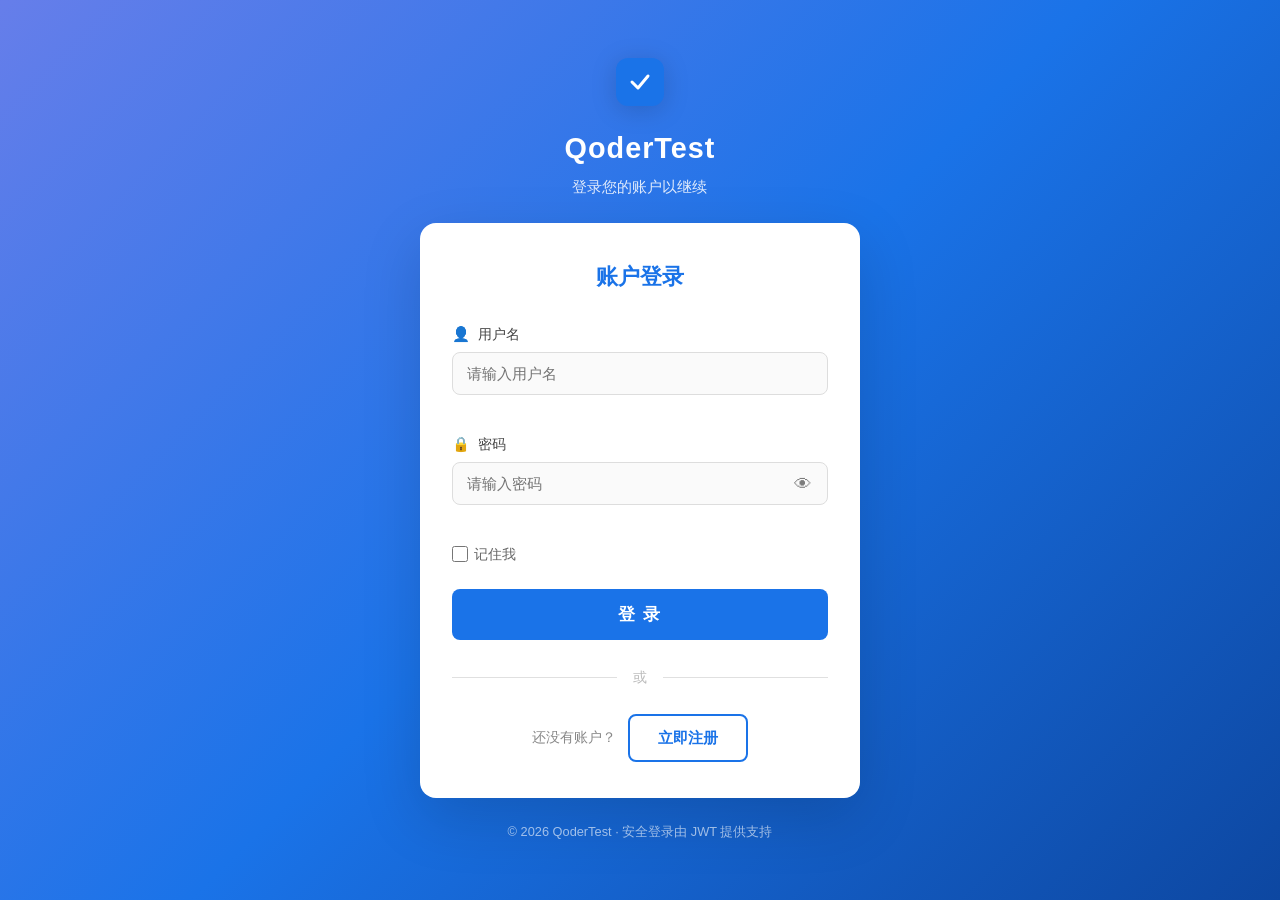
<file: frontend/index.html>
<!DOCTYPE html>
<html lang="zh-CN">
<head>
    <meta charset="UTF-8">
    <meta name="viewport" content="width=device-width, initial-scale=1.0">
    <title>QoderTest</title>
    <link rel="stylesheet" href="css/style.css">
</head>
<body>
    <div class="loading-screen">
        <div class="loading-spinner"></div>
        <p>正在加载...</p>
    </div>

    <script src="js/api.js"></script>
    <script>
        // 入口路由：根据登录状态跳转
        if (api.isLoggedIn()) {
            window.location.replace('profile.html');
        } else {
            window.location.replace('login.html');
        }
    </script>
</body>
</html>
</file>
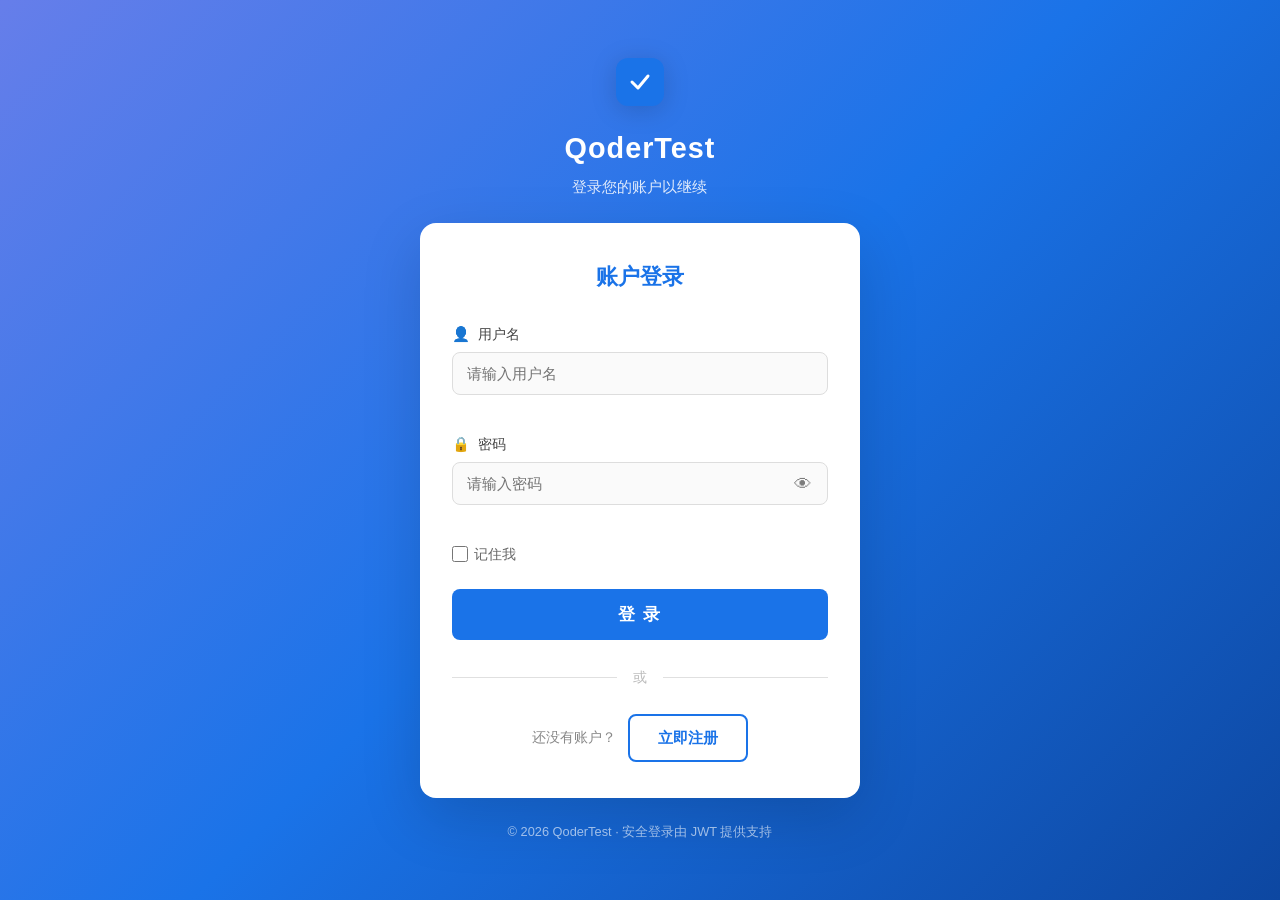
<file: frontend/login.html>
<!DOCTYPE html>
<html lang="zh-CN">
<head>
    <meta charset="UTF-8">
    <meta name="viewport" content="width=device-width, initial-scale=1.0">
    <title>登录 - QoderTest</title>
    <link rel="stylesheet" href="css/style.css">
</head>
<body class="auth-body">

    <div class="auth-container">
        <!-- Logo / 品牌区 -->
        <div class="auth-brand">
            <div class="auth-logo">
                <svg viewBox="0 0 48 48" width="48" height="48" fill="none" xmlns="http://www.w3.org/2000/svg">
                    <rect width="48" height="48" rx="12" fill="#1a73e8"/>
                    <path d="M16 24l6 6 10-12" stroke="#fff" stroke-width="3" stroke-linecap="round" stroke-linejoin="round"/>
                </svg>
            </div>
            <h1 class="auth-title">QoderTest</h1>
            <p class="auth-subtitle">登录您的账户以继续</p>
        </div>

        <!-- 登录卡片 -->
        <div class="auth-card">
            <div class="auth-card-header">
                <h2>账户登录</h2>
            </div>

            <form id="login-form" novalidate>
                <!-- 用户名 -->
                <div class="form-group">
                    <label for="login-username">
                        <span class="label-icon">👤</span> 用户名
                    </label>
                    <input
                        type="text"
                        id="login-username"
                        name="username"
                        placeholder="请输入用户名"
                        autocomplete="username"
                        required
                    >
                    <span class="field-error" id="err-username"></span>
                </div>

                <!-- 密码 -->
                <div class="form-group">
                    <label for="login-password">
                        <span class="label-icon">🔒</span> 密码
                    </label>
                    <div class="input-password-wrapper">
                        <input
                            type="password"
                            id="login-password"
                            name="password"
                            placeholder="请输入密码"
                            autocomplete="current-password"
                            required
                        >
                        <button type="button" class="btn-toggle-pwd" id="toggle-pwd" title="显示/隐藏密码">
                            <span id="eye-icon">👁</span>
                        </button>
                    </div>
                    <span class="field-error" id="err-password"></span>
                </div>

                <!-- 记住我 -->
                <div class="form-row-between">
                    <label class="checkbox-label">
                        <input type="checkbox" id="remember-me">
                        <span>记住我</span>
                    </label>
                </div>

                <!-- 全局错误提示 -->
                <div class="alert alert-error" id="login-alert" style="display:none;">
                    <span class="alert-icon">⚠</span>
                    <span id="login-alert-msg"></span>
                </div>

                <!-- 登录按钮 -->
                <button type="submit" class="btn-primary btn-auth" id="btn-login">
                    <span class="btn-text">登 录</span>
                    <span class="btn-loading" style="display:none;">
                        <span class="spinner"></span> 登录中...
                    </span>
                </button>
            </form>

            <!-- 分割线 -->
            <div class="auth-divider">
                <span>或</span>
            </div>

            <!-- 切换注册 -->
            <div class="auth-card-footer">
                <p>还没有账户？</p>
                <a href="register.html" class="btn-outline">立即注册</a>
            </div>
        </div>

        <!-- 底部信息 -->
        <p class="auth-footer-text">© 2026 QoderTest · 安全登录由 JWT 提供支持</p>
    </div>

    <script src="js/api.js"></script>
    <script src="js/auth.js"></script>
    <script src="js/login.js"></script>
</body>
</html>
</file>
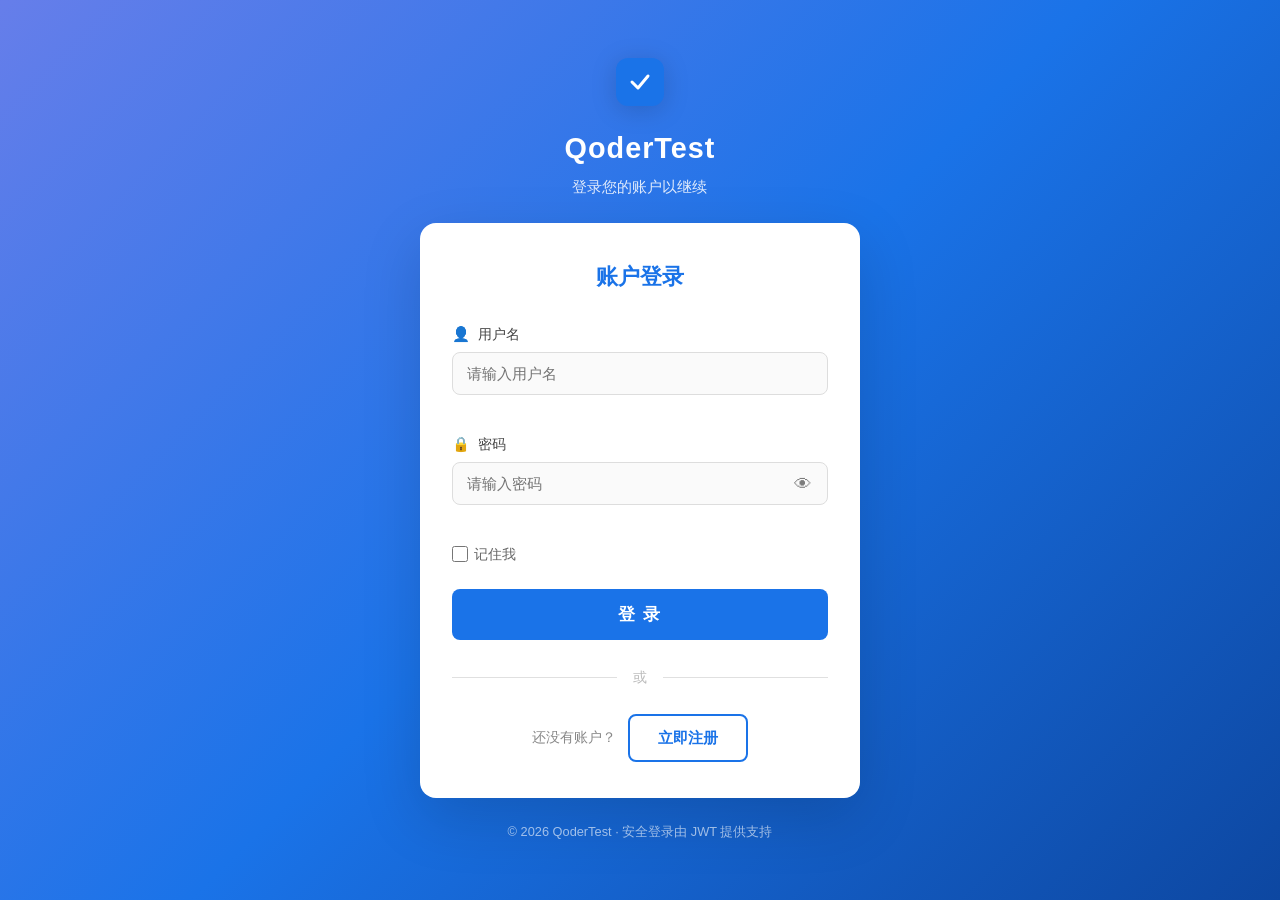
<file: frontend/profile.html>
<!DOCTYPE html>
<html lang="zh-CN">
<head>
    <meta charset="UTF-8">
    <meta name="viewport" content="width=device-width, initial-scale=1.0">
    <title>个人中心 - QoderTest</title>
    <link rel="stylesheet" href="css/style.css">
</head>
<body>

    <!-- 顶部导航栏 -->
    <header class="dashboard-header">
        <div class="header-inner">
            <div class="header-brand">
                <svg viewBox="0 0 48 48" width="32" height="32" fill="none" xmlns="http://www.w3.org/2000/svg">
                    <rect width="48" height="48" rx="12" fill="#1a73e8"/>
                    <path d="M16 24l6 6 10-12" stroke="#fff" stroke-width="3" stroke-linecap="round" stroke-linejoin="round"/>
                </svg>
                <h1>QoderTest</h1>
            </div>
            <div class="header-user">
                <div class="user-avatar" id="user-avatar">U</div>
                <span class="user-name" id="header-username">用户</span>
                <button id="btn-logout" class="btn-header-logout">退出登录</button>
            </div>
        </div>
    </header>

    <!-- 主体 -->
    <main class="dashboard-main">
        <div class="dashboard-container">

            <!-- 欢迎横幅 -->
            <div class="welcome-banner">
                <div class="welcome-text">
                    <h2>欢迎回来，<span id="welcome-username"></span> 👋</h2>
                    <p>这是您的个人中心，您可以查看和管理您的账户信息。</p>
                </div>
                <div class="welcome-date" id="current-date"></div>
            </div>

            <!-- 信息卡片网格 -->
            <div class="card-grid">

                <!-- 基本信息卡片 -->
                <div class="dash-card">
                    <div class="dash-card-header">
                        <h3>📋 基本信息</h3>
                    </div>
                    <div class="dash-card-body">
                        <div class="info-row">
                            <span class="info-label">用户 ID</span>
                            <span class="info-value" id="profile-id">-</span>
                        </div>
                        <div class="info-row">
                            <span class="info-label">用户名</span>
                            <span class="info-value" id="profile-username">-</span>
                        </div>
                        <div class="info-row">
                            <span class="info-label">邮箱</span>
                            <span class="info-value" id="profile-email">-</span>
                        </div>
                        <div class="info-row">
                            <span class="info-label">注册时间</span>
                            <span class="info-value" id="profile-date">-</span>
                        </div>
                    </div>
                </div>

                <!-- 扩展资料卡片 -->
                <div class="dash-card">
                    <div class="dash-card-header">
                        <h3>🎨 扩展资料</h3>
                        <button class="btn-edit" id="btn-edit-profile">编辑</button>
                    </div>
                    <div class="dash-card-body" id="profile-ext">
                        <div class="info-row">
                            <span class="info-label">昵称</span>
                            <span class="info-value" id="profile-nickname">未设置</span>
                        </div>
                        <div class="info-row">
                            <span class="info-label">个人简介</span>
                            <span class="info-value" id="profile-bio">未设置</span>
                        </div>
                    </div>

                    <!-- 编辑表单（默认隐藏） -->
                    <form class="dash-card-edit" id="edit-profile-form" style="display:none;">
                        <div class="form-group">
                            <label for="edit-nickname">昵称</label>
                            <input type="text" id="edit-nickname" maxlength="64" placeholder="设置您的昵称">
                        </div>
                        <div class="form-group">
                            <label for="edit-bio">个人简介</label>
                            <textarea id="edit-bio" rows="3" placeholder="介绍一下自己..."></textarea>
                        </div>
                        <div class="form-actions">
                            <button type="button" class="btn-back" id="btn-cancel-edit">取消</button>
                            <button type="submit" class="btn-primary btn-sm">保存</button>
                        </div>
                    </form>
                </div>

                <!-- 安全信息卡片 -->
                <div class="dash-card">
                    <div class="dash-card-header">
                        <h3>🔐 安全信息</h3>
                    </div>
                    <div class="dash-card-body">
                        <div class="info-row">
                            <span class="info-label">认证方式</span>
                            <span class="info-value"><span class="badge badge-blue">JWT Token</span></span>
                        </div>
                        <div class="info-row">
                            <span class="info-label">Access Token</span>
                            <span class="info-value token-display" id="token-preview">-</span>
                        </div>
                        <div class="info-row">
                            <span class="info-label">Token 有效期</span>
                            <span class="info-value">30 分钟</span>
                        </div>
                        <div class="info-row">
                            <span class="info-label">Refresh Token</span>
                            <span class="info-value"><span class="badge badge-green">已启用自动刷新</span></span>
                        </div>
                    </div>
                </div>

            </div>
        </div>
    </main>

    <script src="js/api.js"></script>
    <script src="js/auth.js"></script>
    <script src="js/profile.js"></script>
</body>
</html>
</file>
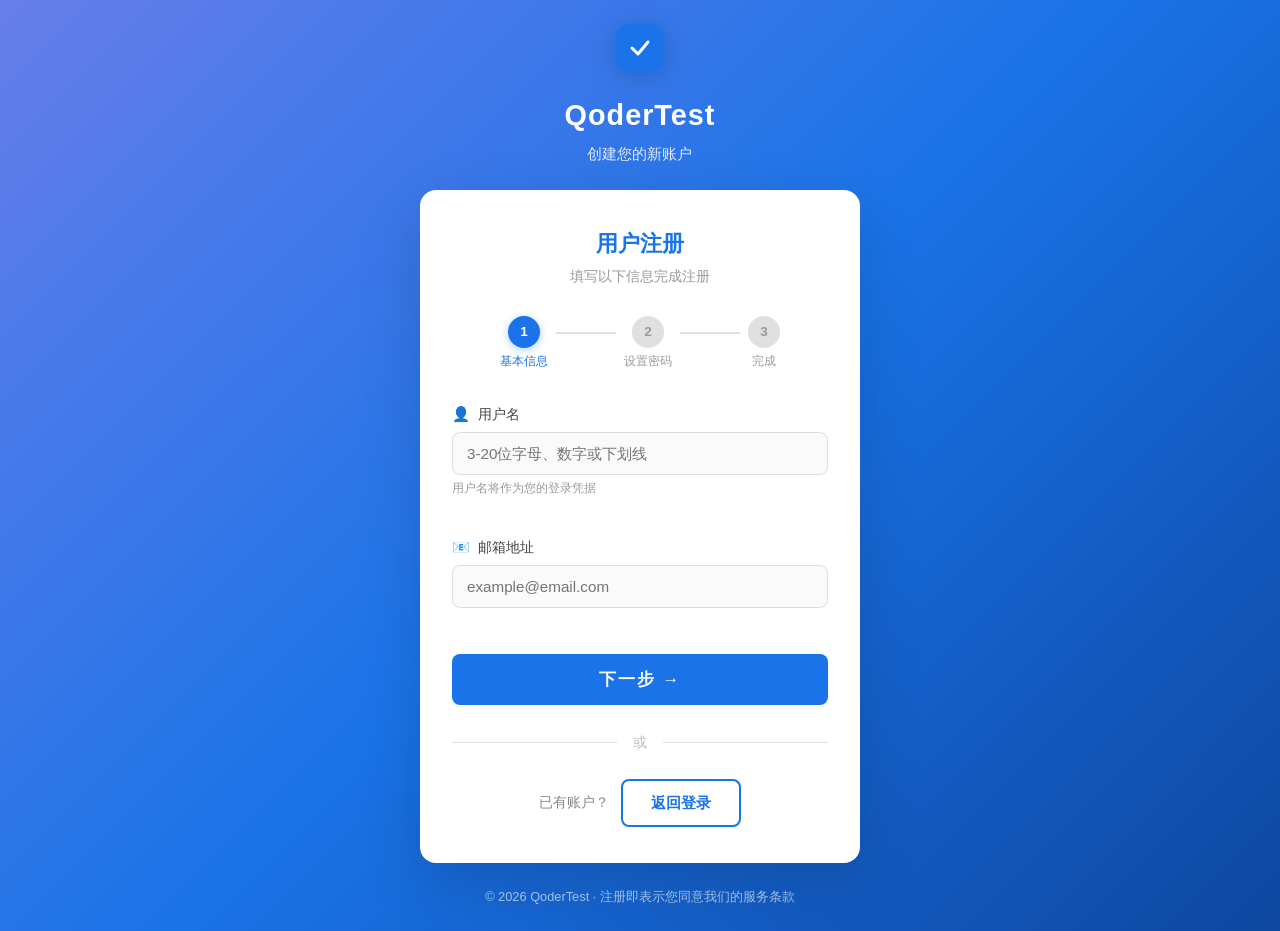
<file: frontend/register.html>
<!DOCTYPE html>
<html lang="zh-CN">
<head>
    <meta charset="UTF-8">
    <meta name="viewport" content="width=device-width, initial-scale=1.0">
    <title>注册 - QoderTest</title>
    <link rel="stylesheet" href="css/style.css">
</head>
<body class="auth-body">

    <div class="auth-container">
        <!-- Logo / 品牌区 -->
        <div class="auth-brand">
            <div class="auth-logo">
                <svg viewBox="0 0 48 48" width="48" height="48" fill="none" xmlns="http://www.w3.org/2000/svg">
                    <rect width="48" height="48" rx="12" fill="#1a73e8"/>
                    <path d="M16 24l6 6 10-12" stroke="#fff" stroke-width="3" stroke-linecap="round" stroke-linejoin="round"/>
                </svg>
            </div>
            <h1 class="auth-title">QoderTest</h1>
            <p class="auth-subtitle">创建您的新账户</p>
        </div>

        <!-- 注册卡片 -->
        <div class="auth-card auth-card-wide">
            <div class="auth-card-header">
                <h2>用户注册</h2>
                <p class="auth-card-desc">填写以下信息完成注册</p>
            </div>

            <!-- 步骤指示器 -->
            <div class="steps-indicator">
                <div class="step active" id="step-dot-1">
                    <span class="step-num">1</span>
                    <span class="step-label">基本信息</span>
                </div>
                <div class="step-line"></div>
                <div class="step" id="step-dot-2">
                    <span class="step-num">2</span>
                    <span class="step-label">设置密码</span>
                </div>
                <div class="step-line"></div>
                <div class="step" id="step-dot-3">
                    <span class="step-num">3</span>
                    <span class="step-label">完成</span>
                </div>
            </div>

            <form id="register-form" novalidate>
                <!-- 步骤 1：基本信息 -->
                <div class="form-step active" id="form-step-1">
                    <div class="form-group">
                        <label for="reg-username">
                            <span class="label-icon">👤</span> 用户名
                        </label>
                        <input
                            type="text"
                            id="reg-username"
                            name="username"
                            placeholder="3-20位字母、数字或下划线"
                            autocomplete="username"
                            minlength="3"
                            maxlength="20"
                            pattern="[a-zA-Z0-9_]{3,20}"
                            required
                        >
                        <span class="field-hint">用户名将作为您的登录凭据</span>
                        <span class="field-error" id="err-reg-username"></span>
                    </div>

                    <div class="form-group">
                        <label for="reg-email">
                            <span class="label-icon">📧</span> 邮箱地址
                        </label>
                        <input
                            type="email"
                            id="reg-email"
                            name="email"
                            placeholder="example@email.com"
                            autocomplete="email"
                            required
                        >
                        <span class="field-error" id="err-reg-email"></span>
                    </div>

                    <button type="button" class="btn-primary btn-auth" id="btn-step-next">
                        下一步 →
                    </button>
                </div>

                <!-- 步骤 2：设置密码 -->
                <div class="form-step" id="form-step-2">
                    <div class="form-group">
                        <label for="reg-password">
                            <span class="label-icon">🔒</span> 密码
                        </label>
                        <div class="input-password-wrapper">
                            <input
                                type="password"
                                id="reg-password"
                                name="password"
                                placeholder="至少8位，建议包含字母和数字"
                                autocomplete="new-password"
                                minlength="8"
                                required
                            >
                            <button type="button" class="btn-toggle-pwd" data-target="reg-password">
                                <span>👁</span>
                            </button>
                        </div>
                        <!-- 密码强度指示器 -->
                        <div class="password-strength" id="pwd-strength">
                            <div class="strength-bar">
                                <div class="strength-fill" id="strength-fill"></div>
                            </div>
                            <span class="strength-text" id="strength-text"></span>
                        </div>
                        <span class="field-error" id="err-reg-password"></span>
                    </div>

                    <div class="form-group">
                        <label for="reg-password-confirm">
                            <span class="label-icon">🔒</span> 确认密码
                        </label>
                        <div class="input-password-wrapper">
                            <input
                                type="password"
                                id="reg-password-confirm"
                                name="password_confirm"
                                placeholder="请再次输入密码"
                                autocomplete="new-password"
                                minlength="8"
                                required
                            >
                            <button type="button" class="btn-toggle-pwd" data-target="reg-password-confirm">
                                <span>👁</span>
                            </button>
                        </div>
                        <span class="field-error" id="err-reg-password-confirm"></span>
                    </div>

                    <div class="form-row-between">
                        <button type="button" class="btn-back" id="btn-step-back">
                            ← 上一步
                        </button>
                        <button type="submit" class="btn-primary btn-auth-flex" id="btn-register">
                            <span class="btn-text">创建账户</span>
                            <span class="btn-loading" style="display:none;">
                                <span class="spinner"></span> 注册中...
                            </span>
                        </button>
                    </div>
                </div>

                <!-- 步骤 3：完成 -->
                <div class="form-step" id="form-step-3">
                    <div class="success-animation">
                        <div class="success-circle">
                            <svg viewBox="0 0 52 52" width="64" height="64">
                                <circle cx="26" cy="26" r="24" fill="none" stroke="#1e8e3e" stroke-width="3"/>
                                <path class="checkmark" d="M14 27l7 7 16-16" fill="none" stroke="#1e8e3e" stroke-width="3" stroke-linecap="round" stroke-linejoin="round"/>
                            </svg>
                        </div>
                        <h3 class="success-title">注册成功！</h3>
                        <p class="success-desc">您的账户已创建，即将跳转到登录页面...</p>
                    </div>
                </div>

                <!-- 全局错误提示 -->
                <div class="alert alert-error" id="register-alert" style="display:none;">
                    <span class="alert-icon">⚠</span>
                    <span id="register-alert-msg"></span>
                </div>
            </form>

            <!-- 分割线 -->
            <div class="auth-divider">
                <span>或</span>
            </div>

            <!-- 切换登录 -->
            <div class="auth-card-footer">
                <p>已有账户？</p>
                <a href="login.html" class="btn-outline">返回登录</a>
            </div>
        </div>

        <!-- 底部信息 -->
        <p class="auth-footer-text">© 2026 QoderTest · 注册即表示您同意我们的服务条款</p>
    </div>

    <script src="js/api.js"></script>
    <script src="js/auth.js"></script>
    <script src="js/register.js"></script>
</body>
</html>
</file>
<file: frontend/css/style.css>
/* ============================================
   QoderTest 全局样式 + 登录流程专用样式
   ============================================ */

/* ========== Reset & Base ========== */
* { margin: 0; padding: 0; box-sizing: border-box; }

body {
    font-family: 'Segoe UI', 'Microsoft YaHei', -apple-system, sans-serif;
    background: #f4f6f9;
    color: #333;
    line-height: 1.6;
}

/* ========== Loading Screen ========== */
.loading-screen {
    display: flex;
    flex-direction: column;
    align-items: center;
    justify-content: center;
    height: 100vh;
    gap: 16px;
    color: #777;
}
.loading-spinner {
    width: 40px; height: 40px;
    border: 4px solid #e0e0e0;
    border-top-color: #1a73e8;
    border-radius: 50%;
    animation: spin 0.8s linear infinite;
}
@keyframes spin { to { transform: rotate(360deg); } }

/* ============================================================
   认证页面（登录 / 注册）共用样式
   ============================================================ */
.auth-body {
    min-height: 100vh;
    display: flex;
    align-items: center;
    justify-content: center;
    background: linear-gradient(135deg, #667eea 0%, #1a73e8 50%, #0d47a1 100%);
    padding: 24px 16px;
}

.auth-container {
    width: 100%;
    max-width: 440px;
    display: flex;
    flex-direction: column;
    align-items: center;
    gap: 24px;
}

/* 品牌区 */
.auth-brand {
    text-align: center;
    color: #fff;
}
.auth-logo {
    margin-bottom: 12px;
    filter: drop-shadow(0 4px 12px rgba(0,0,0,0.15));
}
.auth-title {
    font-size: 1.8rem;
    font-weight: 700;
    letter-spacing: 1px;
}
.auth-subtitle {
    font-size: 0.95rem;
    opacity: 0.85;
    margin-top: 4px;
}

/* 卡片 */
.auth-card {
    width: 100%;
    background: #fff;
    border-radius: 16px;
    padding: 36px 32px;
    box-shadow: 0 20px 60px rgba(0,0,0,0.15);
    animation: cardFadeIn 0.4s ease-out;
}
.auth-card-wide { max-width: 500px; }

@keyframes cardFadeIn {
    from { opacity: 0; transform: translateY(20px); }
    to   { opacity: 1; transform: translateY(0); }
}

.auth-card-header {
    text-align: center;
    margin-bottom: 28px;
}
.auth-card-header h2 {
    font-size: 1.4rem;
    color: #1a73e8;
    font-weight: 600;
}
.auth-card-desc {
    font-size: 0.85rem;
    color: #999;
    margin-top: 4px;
}

/* 表单 */
.form-group {
    margin-bottom: 20px;
    position: relative;
}
.form-group label {
    display: block;
    font-size: 0.88rem;
    font-weight: 500;
    margin-bottom: 6px;
    color: #444;
}
.label-icon {
    margin-right: 4px;
    font-size: 0.9rem;
}
.form-group input,
.form-group textarea {
    width: 100%;
    padding: 12px 14px;
    border: 1.5px solid #ddd;
    border-radius: 8px;
    font-size: 0.95rem;
    font-family: inherit;
    transition: all 0.2s;
    background: #fafafa;
}
.form-group input:focus,
.form-group textarea:focus {
    outline: none;
    border-color: #1a73e8;
    background: #fff;
    box-shadow: 0 0 0 3px rgba(26,115,232,0.12);
}
.form-group input.input-error {
    border-color: #d93025;
    background: #fef7f7;
}

.field-hint {
    display: block;
    font-size: 0.78rem;
    color: #999;
    margin-top: 4px;
}
.field-error {
    display: block;
    font-size: 0.8rem;
    color: #d93025;
    margin-top: 4px;
    min-height: 1em;
}

/* 密码输入框 */
.input-password-wrapper {
    position: relative;
}
.input-password-wrapper input {
    padding-right: 48px;
}
.btn-toggle-pwd {
    position: absolute;
    right: 12px;
    top: 50%;
    transform: translateY(-50%);
    background: none;
    border: none;
    cursor: pointer;
    font-size: 1.1rem;
    opacity: 0.5;
    transition: opacity 0.2s;
    padding: 4px;
}
.btn-toggle-pwd:hover { opacity: 1; }

/* 密码强度条 */
.password-strength {
    display: flex;
    align-items: center;
    gap: 10px;
    margin-top: 8px;
}
.strength-bar {
    flex: 1;
    height: 4px;
    background: #e0e0e0;
    border-radius: 2px;
    overflow: hidden;
}
.strength-fill {
    height: 100%;
    width: 0%;
    border-radius: 2px;
    transition: width 0.3s, background 0.3s;
}
.strength-fill.weak   { width: 33%; background: #d93025; }
.strength-fill.medium { width: 66%; background: #f9ab00; }
.strength-fill.strong { width: 100%; background: #1e8e3e; }
.strength-text {
    font-size: 0.78rem;
    font-weight: 500;
    white-space: nowrap;
}

/* 记住我 / 行布局 */
.form-row-between {
    display: flex;
    justify-content: space-between;
    align-items: center;
    margin-bottom: 16px;
}
.checkbox-label {
    display: flex;
    align-items: center;
    gap: 6px;
    font-size: 0.88rem;
    color: #666;
    cursor: pointer;
}
.checkbox-label input[type="checkbox"] {
    width: 16px; height: 16px;
    accent-color: #1a73e8;
}

/* Alert 提示 */
.alert {
    padding: 12px 16px;
    border-radius: 8px;
    font-size: 0.88rem;
    display: flex;
    align-items: center;
    gap: 8px;
    margin-bottom: 16px;
    animation: alertShake 0.3s ease;
}
.alert-icon { font-size: 1.1rem; }
.alert-error {
    background: #fef7f7;
    border: 1px solid #f5c6cb;
    color: #d93025;
}
@keyframes alertShake {
    0%, 100% { transform: translateX(0); }
    25%      { transform: translateX(-4px); }
    75%      { transform: translateX(4px); }
}

/* 按钮 */
.btn-primary {
    width: 100%;
    padding: 12px;
    background: #1a73e8;
    color: #fff;
    border: none;
    border-radius: 8px;
    font-size: 1rem;
    font-weight: 600;
    cursor: pointer;
    transition: all 0.2s;
}
.btn-primary:hover { background: #1557b0; transform: translateY(-1px); }
.btn-primary:active { transform: translateY(0); }
.btn-primary:disabled { background: #9db8e8; cursor: not-allowed; transform: none; }

.btn-auth {
    margin-top: 8px;
    padding: 14px;
    font-size: 1.05rem;
    letter-spacing: 2px;
}
.btn-auth-flex { flex: 1; padding: 12px 24px; letter-spacing: 1px; }
.btn-sm { width: auto; padding: 8px 20px; font-size: 0.9rem; }

.btn-back {
    background: none;
    border: 1.5px solid #ddd;
    border-radius: 8px;
    padding: 12px 24px;
    font-size: 0.95rem;
    color: #666;
    cursor: pointer;
    transition: all 0.2s;
}
.btn-back:hover { border-color: #1a73e8; color: #1a73e8; }

.btn-outline {
    display: inline-block;
    padding: 10px 28px;
    border: 2px solid #1a73e8;
    border-radius: 8px;
    color: #1a73e8;
    font-weight: 600;
    text-decoration: none;
    transition: all 0.2s;
    font-size: 0.95rem;
}
.btn-outline:hover {
    background: #1a73e8;
    color: #fff;
}

.btn-header-logout {
    background: rgba(255,255,255,0.15);
    color: #fff;
    border: 1px solid rgba(255,255,255,0.3);
    padding: 6px 16px;
    border-radius: 6px;
    cursor: pointer;
    font-size: 0.85rem;
    transition: all 0.2s;
}
.btn-header-logout:hover { background: rgba(255,255,255,0.3); }

.btn-edit {
    background: none;
    border: 1px solid #1a73e8;
    color: #1a73e8;
    padding: 4px 14px;
    border-radius: 6px;
    cursor: pointer;
    font-size: 0.82rem;
    transition: all 0.2s;
}
.btn-edit:hover { background: #1a73e8; color: #fff; }

/* 加载 spinner in button */
.btn-loading {
    display: flex;
    align-items: center;
    justify-content: center;
    gap: 8px;
}
.spinner {
    width: 18px; height: 18px;
    border: 2.5px solid rgba(255,255,255,0.3);
    border-top-color: #fff;
    border-radius: 50%;
    animation: spin 0.7s linear infinite;
    display: inline-block;
}

/* 分割线 */
.auth-divider {
    text-align: center;
    margin: 24px 0;
    position: relative;
}
.auth-divider::before {
    content: '';
    position: absolute;
    left: 0; top: 50%;
    width: 100%; height: 1px;
    background: #e0e0e0;
}
.auth-divider span {
    position: relative;
    background: #fff;
    padding: 0 16px;
    color: #bbb;
    font-size: 0.85rem;
}

/* 卡片底部 */
.auth-card-footer {
    text-align: center;
    display: flex;
    align-items: center;
    justify-content: center;
    gap: 12px;
}
.auth-card-footer p {
    color: #888;
    font-size: 0.9rem;
}

/* 底部版权 */
.auth-footer-text {
    color: rgba(255,255,255,0.6);
    font-size: 0.8rem;
    text-align: center;
}

/* ============================================================
   注册步骤指示器
   ============================================================ */
.steps-indicator {
    display: flex;
    align-items: center;
    justify-content: center;
    margin-bottom: 32px;
    gap: 0;
}
.step {
    display: flex;
    flex-direction: column;
    align-items: center;
    gap: 4px;
}
.step-num {
    width: 32px; height: 32px;
    border-radius: 50%;
    background: #e0e0e0;
    color: #999;
    display: flex;
    align-items: center;
    justify-content: center;
    font-size: 0.85rem;
    font-weight: 600;
    transition: all 0.3s;
}
.step.active .step-num {
    background: #1a73e8;
    color: #fff;
    box-shadow: 0 2px 8px rgba(26,115,232,0.35);
}
.step.done .step-num {
    background: #1e8e3e;
    color: #fff;
}
.step-label {
    font-size: 0.75rem;
    color: #999;
    transition: color 0.3s;
}
.step.active .step-label { color: #1a73e8; font-weight: 500; }
.step.done .step-label   { color: #1e8e3e; }

.step-line {
    width: 60px; height: 2px;
    background: #e0e0e0;
    margin: 0 8px;
    margin-bottom: 20px;
    transition: background 0.3s;
}
.step.done + .step-line,
.step-line:has(+ .step.done),
.step-line:has(+ .step.active) {
    background: #1a73e8;
}

/* 步骤面板切换 */
.form-step {
    display: none;
    animation: stepFadeIn 0.35s ease-out;
}
.form-step.active { display: block; }

@keyframes stepFadeIn {
    from { opacity: 0; transform: translateX(20px); }
    to   { opacity: 1; transform: translateX(0); }
}

/* 注册成功动画 */
.success-animation {
    text-align: center;
    padding: 32px 0;
    animation: successPop 0.5s ease-out;
}
.success-circle { margin-bottom: 20px; }
.checkmark {
    stroke-dasharray: 50;
    stroke-dashoffset: 50;
    animation: drawCheck 0.6s 0.3s ease forwards;
}
@keyframes drawCheck {
    to { stroke-dashoffset: 0; }
}
@keyframes successPop {
    0%   { opacity: 0; transform: scale(0.8); }
    50%  { transform: scale(1.05); }
    100% { opacity: 1; transform: scale(1); }
}
.success-title {
    font-size: 1.4rem;
    color: #1e8e3e;
    margin-bottom: 8px;
}
.success-desc {
    color: #888;
    font-size: 0.9rem;
}

/* ============================================================
   Dashboard / 个人中心样式
   ============================================================ */
.dashboard-header {
    background: linear-gradient(135deg, #1a73e8, #0d47a1);
    color: #fff;
    padding: 0 24px;
    box-shadow: 0 2px 8px rgba(0,0,0,0.1);
    position: sticky;
    top: 0;
    z-index: 100;
}
.header-inner {
    max-width: 1100px;
    margin: 0 auto;
    display: flex;
    justify-content: space-between;
    align-items: center;
    height: 64px;
}
.header-brand {
    display: flex;
    align-items: center;
    gap: 10px;
}
.header-brand h1 {
    font-size: 1.2rem;
    font-weight: 600;
}
.header-user {
    display: flex;
    align-items: center;
    gap: 12px;
}
.user-avatar {
    width: 36px; height: 36px;
    border-radius: 50%;
    background: rgba(255,255,255,0.2);
    display: flex;
    align-items: center;
    justify-content: center;
    font-weight: 600;
    font-size: 0.95rem;
    text-transform: uppercase;
}
.user-name {
    font-size: 0.9rem;
    font-weight: 500;
}

.dashboard-main {
    max-width: 1100px;
    margin: 0 auto;
    padding: 32px 24px;
}
.dashboard-container {
    display: flex;
    flex-direction: column;
    gap: 24px;
}

/* 欢迎横幅 */
.welcome-banner {
    background: linear-gradient(135deg, #1a73e8, #4285f4);
    color: #fff;
    border-radius: 16px;
    padding: 32px;
    display: flex;
    justify-content: space-between;
    align-items: center;
    box-shadow: 0 4px 16px rgba(26,115,232,0.25);
}
.welcome-text h2 {
    font-size: 1.5rem;
    margin-bottom: 6px;
}
.welcome-text p {
    opacity: 0.85;
    font-size: 0.9rem;
}
.welcome-date {
    font-size: 0.85rem;
    opacity: 0.75;
    text-align: right;
    white-space: nowrap;
}

/* 卡片网格 */
.card-grid {
    display: grid;
    grid-template-columns: repeat(auto-fit, minmax(320px, 1fr));
    gap: 20px;
}

.dash-card {
    background: #fff;
    border-radius: 12px;
    box-shadow: 0 2px 12px rgba(0,0,0,0.06);
    overflow: hidden;
    transition: box-shadow 0.2s;
}
.dash-card:hover {
    box-shadow: 0 4px 20px rgba(0,0,0,0.1);
}

.dash-card-header {
    padding: 18px 24px;
    border-bottom: 1px solid #f0f0f0;
    display: flex;
    justify-content: space-between;
    align-items: center;
}
.dash-card-header h3 {
    font-size: 1rem;
    font-weight: 600;
    color: #333;
}

.dash-card-body {
    padding: 8px 24px;
}
.dash-card-body .info-row {
    display: flex;
    justify-content: space-between;
    align-items: center;
    padding: 12px 0;
    border-bottom: 1px solid #f8f8f8;
    font-size: 0.9rem;
}
.dash-card-body .info-row:last-child { border-bottom: none; }
.info-label { color: #888; font-weight: 500; }
.info-value { color: #333; text-align: right; max-width: 60%; word-break: break-all; }

.token-display {
    font-family: 'Cascadia Code', 'Consolas', monospace;
    font-size: 0.78rem;
    color: #999;
}

/* Badge */
.badge {
    display: inline-block;
    padding: 3px 10px;
    border-radius: 12px;
    font-size: 0.78rem;
    font-weight: 500;
}
.badge-blue  { background: #e8f0fe; color: #1a73e8; }
.badge-green { background: #e6f4ea; color: #1e8e3e; }

/* 编辑表单 */
.dash-card-edit {
    padding: 20px 24px;
    border-top: 1px solid #f0f0f0;
}
.form-actions {
    display: flex;
    justify-content: flex-end;
    gap: 10px;
    margin-top: 16px;
}

/* ========== Error / Success 通用 ========== */
.error-msg, .field-error {
    color: #d93025;
    font-size: 0.85rem;
}
.success-msg {
    color: #1e8e3e;
    font-size: 0.85rem;
}

/* ========== Responsive ========== */
@media (max-width: 480px) {
    .auth-card { padding: 28px 20px; }
    .auth-title { font-size: 1.4rem; }
    .card-grid { grid-template-columns: 1fr; }
    .welcome-banner { flex-direction: column; gap: 12px; }
    .welcome-date { text-align: left; }
    .header-user .user-name { display: none; }
}
</file>
